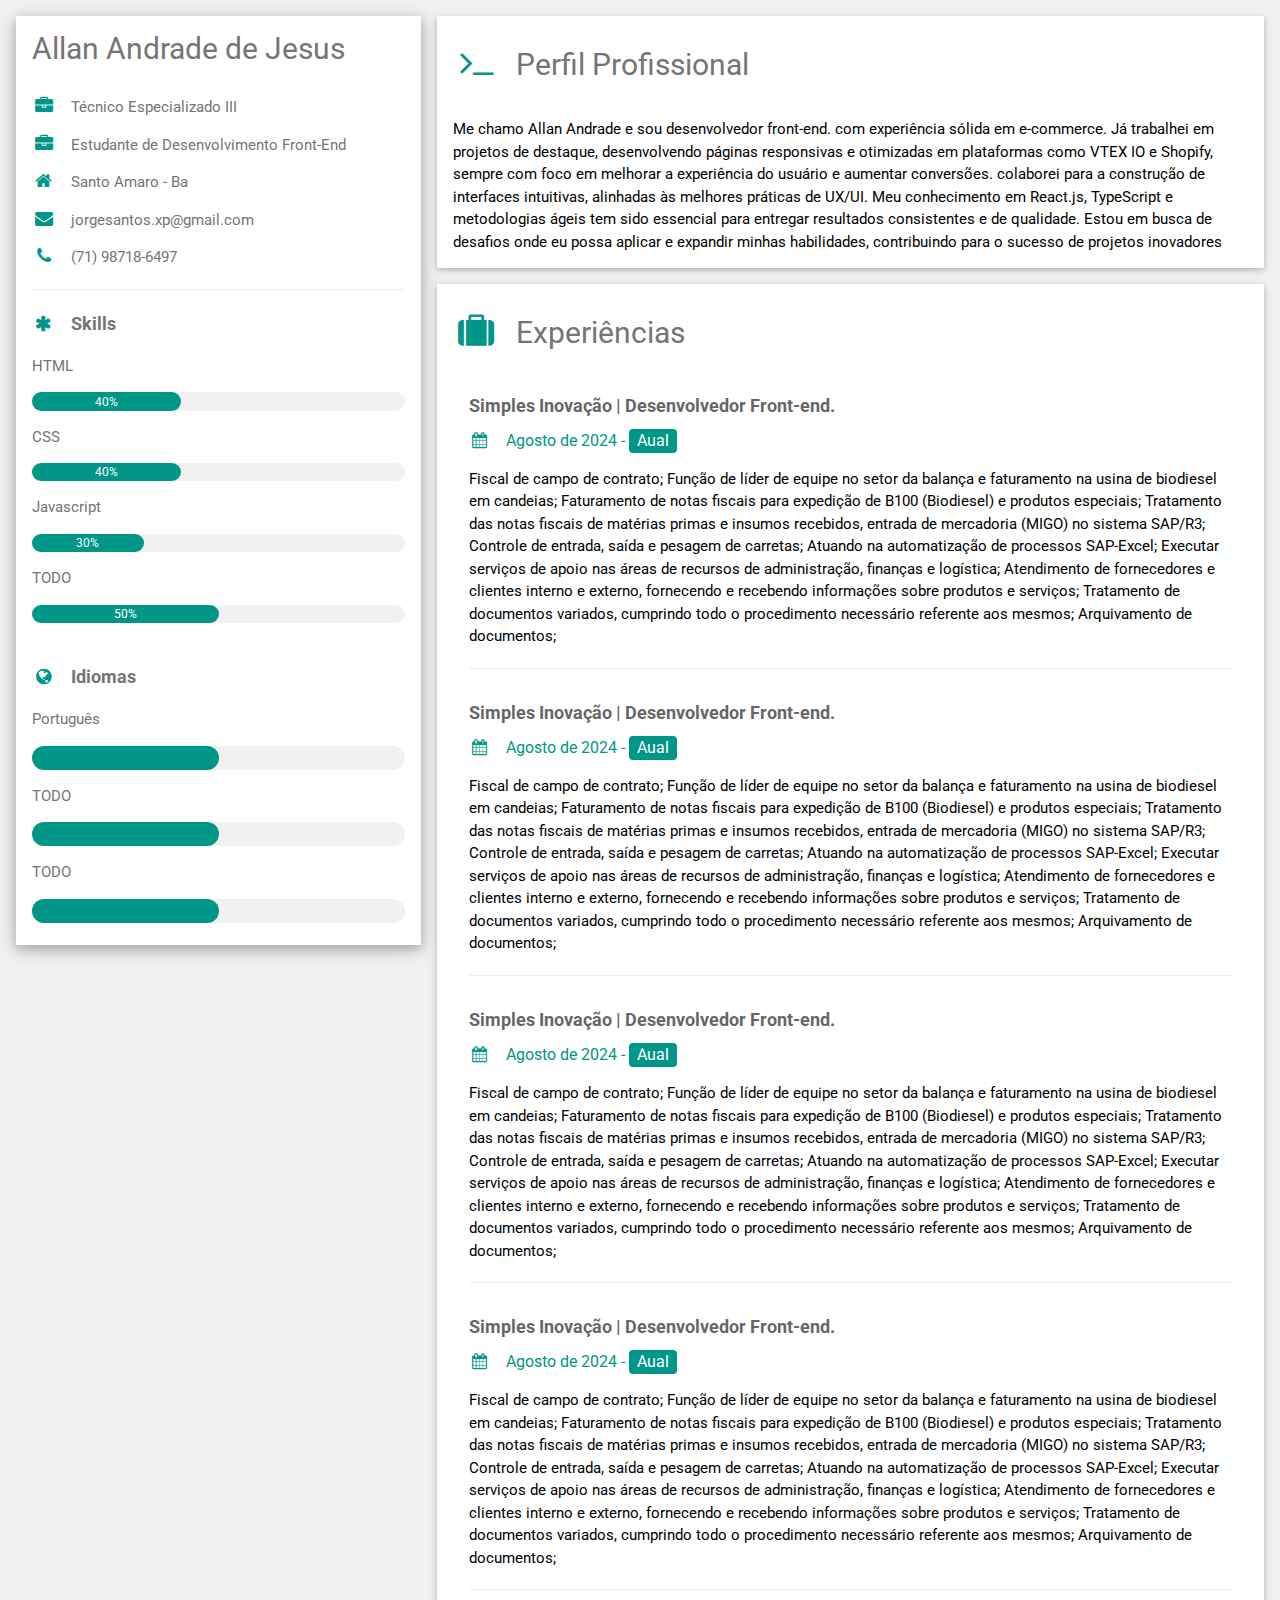
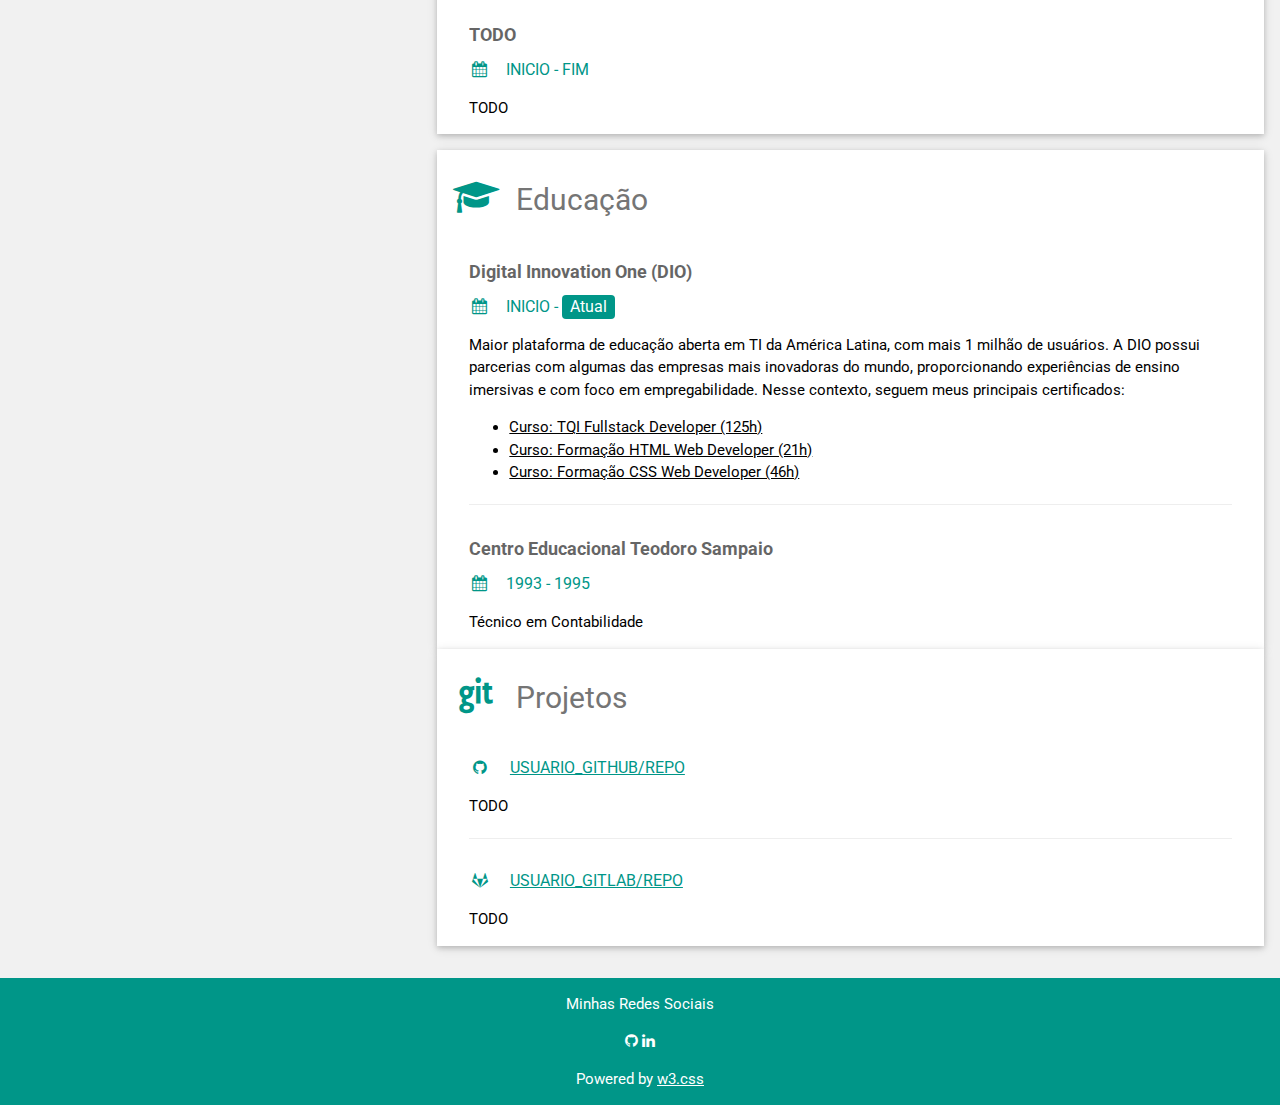
<file: index.html>
<!DOCTYPE html>
<!-- @falvojr: Reference article https://www.w3schools.com/howto/howto_website_create_resume.asp -->
<!-- @falvojr: Useful link to use fontawesome (fa) icons: https://fontawesome.com/v4/icons/ -->
<html lang="pt-BR">

  <head>
    <title>Jorge Santos</title>
    
    <meta http-equiv="Content-Type" content="text/html; charset=UTF-8">
    <meta name="viewport" content="width=device-width, initial-scale=1">
    
    <link rel="stylesheet" href="https://www.w3schools.com/w3css/4/w3.css">
    <link rel='stylesheet' href='https://fonts.googleapis.com/css?family=Roboto'>
    <link rel="stylesheet" href="https://cdnjs.cloudflare.com/ajax/libs/font-awesome/4.7.0/css/font-awesome.min.css">

    <style>
      html,body,h1,h2,h3,h4,h5,h6 {font-family: "Roboto", sans-serif}
    </style>
    
  </head>

  <body class="w3-light-grey" cz-shortcut-listen="true">
  
    <!-- Page Container -->
    <div class="w3-content w3-margin-top" style="max-width:1400px;">
  
      <!-- The Grid -->
      <div class="w3-row-padding">
  
        <!-- Left Column -->
        <div class="w3-third">
  
          <div class="w3-white w3-text-grey w3-card-4">
            <!-- @falvojr: This container has been modified to not use a profile picture. -->
            <div class="w3-container">
              <h2>Allan Andrade de Jesus</h2>
            </div>
            <div class="w3-container">
              <p><i class="fa fa-briefcase fa-fw w3-margin-right w3-large w3-text-teal"></i>Técnico Especializado III</p>
              <p><i class="fa fa-briefcase fa-fw w3-margin-right w3-large w3-text-teal"></i>Estudante de Desenvolvimento Front-End</p>
              <p><i class="fa fa-home fa-fw w3-margin-right w3-large w3-text-teal"></i>Santo Amaro - Ba</p>
              <p><i class="fa fa-envelope fa-fw w3-margin-right w3-large w3-text-teal"></i>jorgesantos.xp@gmail.com</p>
              <p><i class="fa fa-phone fa-fw w3-margin-right w3-large w3-text-teal"></i>(71) 98718-6497</p>
              <hr>
  
              <p class="w3-large">
                <b><i class="fa fa-asterisk fa-fw w3-margin-right w3-text-teal"></i>Skills</b>
              </p>
              <p>HTML</p>
              <div class="w3-light-grey w3-round-xlarge w3-small">
                <div class="w3-container w3-center w3-round-xlarge w3-teal" style="width:40%">40%</div>
              </div>
              <p>CSS</p>
              <div class="w3-light-grey w3-round-xlarge w3-small">
                <div class="w3-container w3-center w3-round-xlarge w3-teal" style="width:40%">40%</div>
              </div>
              <p>Javascript</p>
              <div class="w3-light-grey w3-round-xlarge w3-small">
                <div class="w3-container w3-center w3-round-xlarge w3-teal" style="width:30%">30%</div>
              </div>
              <p>TODO</p>
              <div class="w3-light-grey w3-round-xlarge w3-small">
                <div class="w3-container w3-center w3-round-xlarge w3-teal" style="width:50%">50%</div>
              </div>
              <br>
  
              <p class="w3-large w3-text-theme">
                <b><i class="fa fa-globe fa-fw w3-margin-right w3-text-teal"></i>Idiomas</b>
              </p>
              <p>Português</p>
              <div class="w3-light-grey w3-round-xlarge">
                <div class="w3-round-xlarge w3-teal" style="height:24px;width:50%"></div>
              </div>
              <p>TODO</p>
              <div class="w3-light-grey w3-round-xlarge">
                <div class="w3-round-xlarge w3-teal" style="height:24px;width:50%"></div>
              </div>
              <p>TODO</p>
              <div class="w3-light-grey w3-round-xlarge">
                <div class="w3-round-xlarge w3-teal" style="height:24px;width:50%"></div>
              </div>
              <br>
            </div>
          </div><br>
  
          <!-- End Left Column -->
        </div>
  
        <!-- Right Column -->
        <div class="w3-twothird">
    
          <div class="w3-container w3-card w3-white w3-margin-bottom">
            <h2 class="w3-text-grey w3-padding-16"><i class="fa fa-terminal fa-fw w3-margin-right w3-xxlarge w3-text-teal"></i>Perfil Profissional</h2>
            <p>Me chamo Allan Andrade e sou desenvolvedor front-end. com experiência sólida em e-commerce. Já trabalhei em projetos de destaque, desenvolvendo páginas responsivas e otimizadas em plataformas como VTEX IO e Shopify, sempre com foco em melhorar a experiência do usuário e aumentar conversões.
              colaborei para a construção de interfaces intuitivas, alinhadas às melhores práticas de UX/UI. Meu conhecimento em React.js, TypeScript e metodologias ágeis tem sido essencial para entregar resultados consistentes e de qualidade.
              Estou em busca de desafios onde eu possa aplicar e expandir minhas habilidades, contribuindo para o sucesso de projetos inovadores
              </p>
          </div>

          <div class="w3-container w3-card w3-white w3-margin-bottom">
            <h2 class="w3-text-grey w3-padding-16">
              <i class="fa fa-suitcase fa-fw w3-margin-right w3-xxlarge w3-text-teal"></i>Experiências
            </h2>
            <div class="w3-container">
              <h5 class="w3-opacity"><b>Simples Inovação | Desenvolvedor Front-end.</b></h5>
              <h6 class="w3-text-teal"><i class="fa fa-calendar fa-fw w3-margin-right"></i>Agosto de 2024 - <span class="w3-tag w3-teal w3-round">Aual</span></h6>
              <p>Fiscal de campo de contrato; Função de líder de equipe no setor da balança e faturamento na usina de biodiesel em candeias; Faturamento de notas fiscais para expedição de B100 (Biodiesel) e produtos especiais; Tratamento 
                das notas fiscais de matérias primas e insumos recebidos, entrada de mercadoria (MIGO) no 
                sistema SAP/R3; Controle de entrada, saída e pesagem de carretas; Atuando na automatização de 
                processos SAP-Excel; Executar serviços de apoio nas áreas de recursos de administração, 
                finanças e logística; Atendimento de fornecedores e clientes interno e externo, fornecendo e 
                recebendo informações sobre produtos e serviços; Tratamento de documentos variados, cumprindo 
                todo o procedimento necessário referente aos mesmos; Arquivamento de documentos;</p>
              <hr>
            </div>
            <div class="w3-container">
              <h5 class="w3-opacity"><b>Simples Inovação | Desenvolvedor Front-end.</b></h5>
              <h6 class="w3-text-teal"><i class="fa fa-calendar fa-fw w3-margin-right"></i>Agosto de 2024 - <span class="w3-tag w3-teal w3-round">Aual</span></h6>
              <p>Fiscal de campo de contrato; Função de líder de equipe no setor da balança e faturamento na usina de biodiesel em candeias; Faturamento de notas fiscais para expedição de B100 (Biodiesel) e produtos especiais; Tratamento 
                das notas fiscais de matérias primas e insumos recebidos, entrada de mercadoria (MIGO) no 
                sistema SAP/R3; Controle de entrada, saída e pesagem de carretas; Atuando na automatização de 
                processos SAP-Excel; Executar serviços de apoio nas áreas de recursos de administração, 
                finanças e logística; Atendimento de fornecedores e clientes interno e externo, fornecendo e 
                recebendo informações sobre produtos e serviços; Tratamento de documentos variados, cumprindo 
                todo o procedimento necessário referente aos mesmos; Arquivamento de documentos;</p>
              <hr>
            </div>
            <div class="w3-container">
              <h5 class="w3-opacity"><b>Simples Inovação | Desenvolvedor Front-end.</b></h5>
              <h6 class="w3-text-teal"><i class="fa fa-calendar fa-fw w3-margin-right"></i>Agosto de 2024 - <span class="w3-tag w3-teal w3-round">Aual</span></h6>
              <p>Fiscal de campo de contrato; Função de líder de equipe no setor da balança e faturamento na usina de biodiesel em candeias; Faturamento de notas fiscais para expedição de B100 (Biodiesel) e produtos especiais; Tratamento 
                das notas fiscais de matérias primas e insumos recebidos, entrada de mercadoria (MIGO) no 
                sistema SAP/R3; Controle de entrada, saída e pesagem de carretas; Atuando na automatização de 
                processos SAP-Excel; Executar serviços de apoio nas áreas de recursos de administração, 
                finanças e logística; Atendimento de fornecedores e clientes interno e externo, fornecendo e 
                recebendo informações sobre produtos e serviços; Tratamento de documentos variados, cumprindo 
                todo o procedimento necessário referente aos mesmos; Arquivamento de documentos;</p>
              <hr>
            </div>
            <div class="w3-container">
              <h5 class="w3-opacity"><b>Simples Inovação | Desenvolvedor Front-end.</b></h5>
              <h6 class="w3-text-teal"><i class="fa fa-calendar fa-fw w3-margin-right"></i>Agosto de 2024 - <span class="w3-tag w3-teal w3-round">Aual</span></h6>
              <p>Fiscal de campo de contrato; Função de líder de equipe no setor da balança e faturamento na usina de biodiesel em candeias; Faturamento de notas fiscais para expedição de B100 (Biodiesel) e produtos especiais; Tratamento 
                das notas fiscais de matérias primas e insumos recebidos, entrada de mercadoria (MIGO) no 
                sistema SAP/R3; Controle de entrada, saída e pesagem de carretas; Atuando na automatização de 
                processos SAP-Excel; Executar serviços de apoio nas áreas de recursos de administração, 
                finanças e logística; Atendimento de fornecedores e clientes interno e externo, fornecendo e 
                recebendo informações sobre produtos e serviços; Tratamento de documentos variados, cumprindo 
                todo o procedimento necessário referente aos mesmos; Arquivamento de documentos;</p>
              <hr>
            </div>
            <div class="w3-container">
              <h5 class="w3-opacity"><b>TODO</b></h5>
              <h6 class="w3-text-teal"><i class="fa fa-calendar fa-fw w3-margin-right"></i>INICIO - FIM</h6>
              <p>TODO</p>
            </div>
          </div>
  
          <div class="w3-container w3-card w3-white">
            <h2 class="w3-text-grey w3-padding-16">
              <i class="fa fa-graduation-cap fa-fw w3-margin-right w3-xxlarge w3-text-teal"></i>Educação
            </h2>
            <div class="w3-container">
              <h5 class="w3-opacity"><b>Digital Innovation One (DIO)</b></h5>
              <h6 class="w3-text-teal"><i class="fa fa-calendar fa-fw w3-margin-right"></i>INICIO - <span class="w3-tag w3-teal w3-round">Atual</span></h6>
              <p>
                Maior plataforma de educação aberta em TI da América Latina, com mais 1 milhão de usuários. 
                A DIO possui parcerias com algumas das empresas mais inovadoras do mundo, proporcionando experiências 
                de ensino imersivas e com foco em empregabilidade. Nesse contexto, seguem meus principais certificados:
              </p>
              <ul>
                <li><a href="https://www.dio.me/certificate/6213111D" target="_blank">Curso: TQI Fullstack Developer (125h)</a></li>
                <li><a href="https://www.dio.me/certificate/72361F24" target="_blank">Curso: Formação HTML Web Developer (21h)</a></li>
                <li><a href="https://www.dio.me/certificate/64CE8868" target="_blank">Curso: Formação CSS Web Developer (46h)</a></li>
              </ul>
              <hr>
            </div>
            <div class="w3-container">
              <h5 class="w3-opacity"><b>Centro Educacional Teodoro Sampaio</b></h5>
              <h6 class="w3-text-teal"><i class="fa fa-calendar fa-fw w3-margin-right"></i>1993 - 1995</h6>
              <p>Técnico em Contabilidade</p>
            </div>
          </div>

          <div class="w3-container w3-card w3-white w3-margin-bottom">
            <h2 class="w3-text-grey w3-padding-16">
              <i class="fa fa-git fa-fw w3-margin-right w3-xxlarge w3-text-teal"></i>Projetos
            </h2>
            <div class="w3-container">
              <h6 class="w3-text-teal">
                <i class="fa fa-github fa-fw w3-margin-right"></i>
                <a href="LINK_GITHUB" target="_blank">USUARIO_GITHUB/REPO</a>
              </h6>
              <p>TODO</p>
              <hr>
            </div>
            <div class="w3-container">
              <h6 class="w3-text-teal">
                <i class="fa fa-gitlab fa-fw w3-margin-right"></i>
                <a href="LINK_GITLAB" target="_blank">USUARIO_GITLAB/REPO</a>
              </h6>
              <p>TODO</p>
            </div>
          </div>
  
          <!-- End Right Column -->
        </div>
  
        <!-- End Grid -->
      </div>
  
      <!-- End Page Container -->
    </div>
  
    <footer class="w3-container w3-teal w3-center w3-margin-top">
      <p>Minhas Redes Sociais</p>
      <a href="https://github.com/JorgeSantosxp" target="_blank"><i class="fa fa-github w3-hover-opacity"></i></a>
      <a href="https://www.linkedin.com/in/jorge-santos-41774793" target="_blank"><i class="fa fa-linkedin w3-hover-opacity"></i></a>
      <p>Powered by <a href="https://www.w3schools.com/w3css/default.asp" target="_blank">w3.css</a></p>
    </footer>
  
  </body>

</html>
</file>
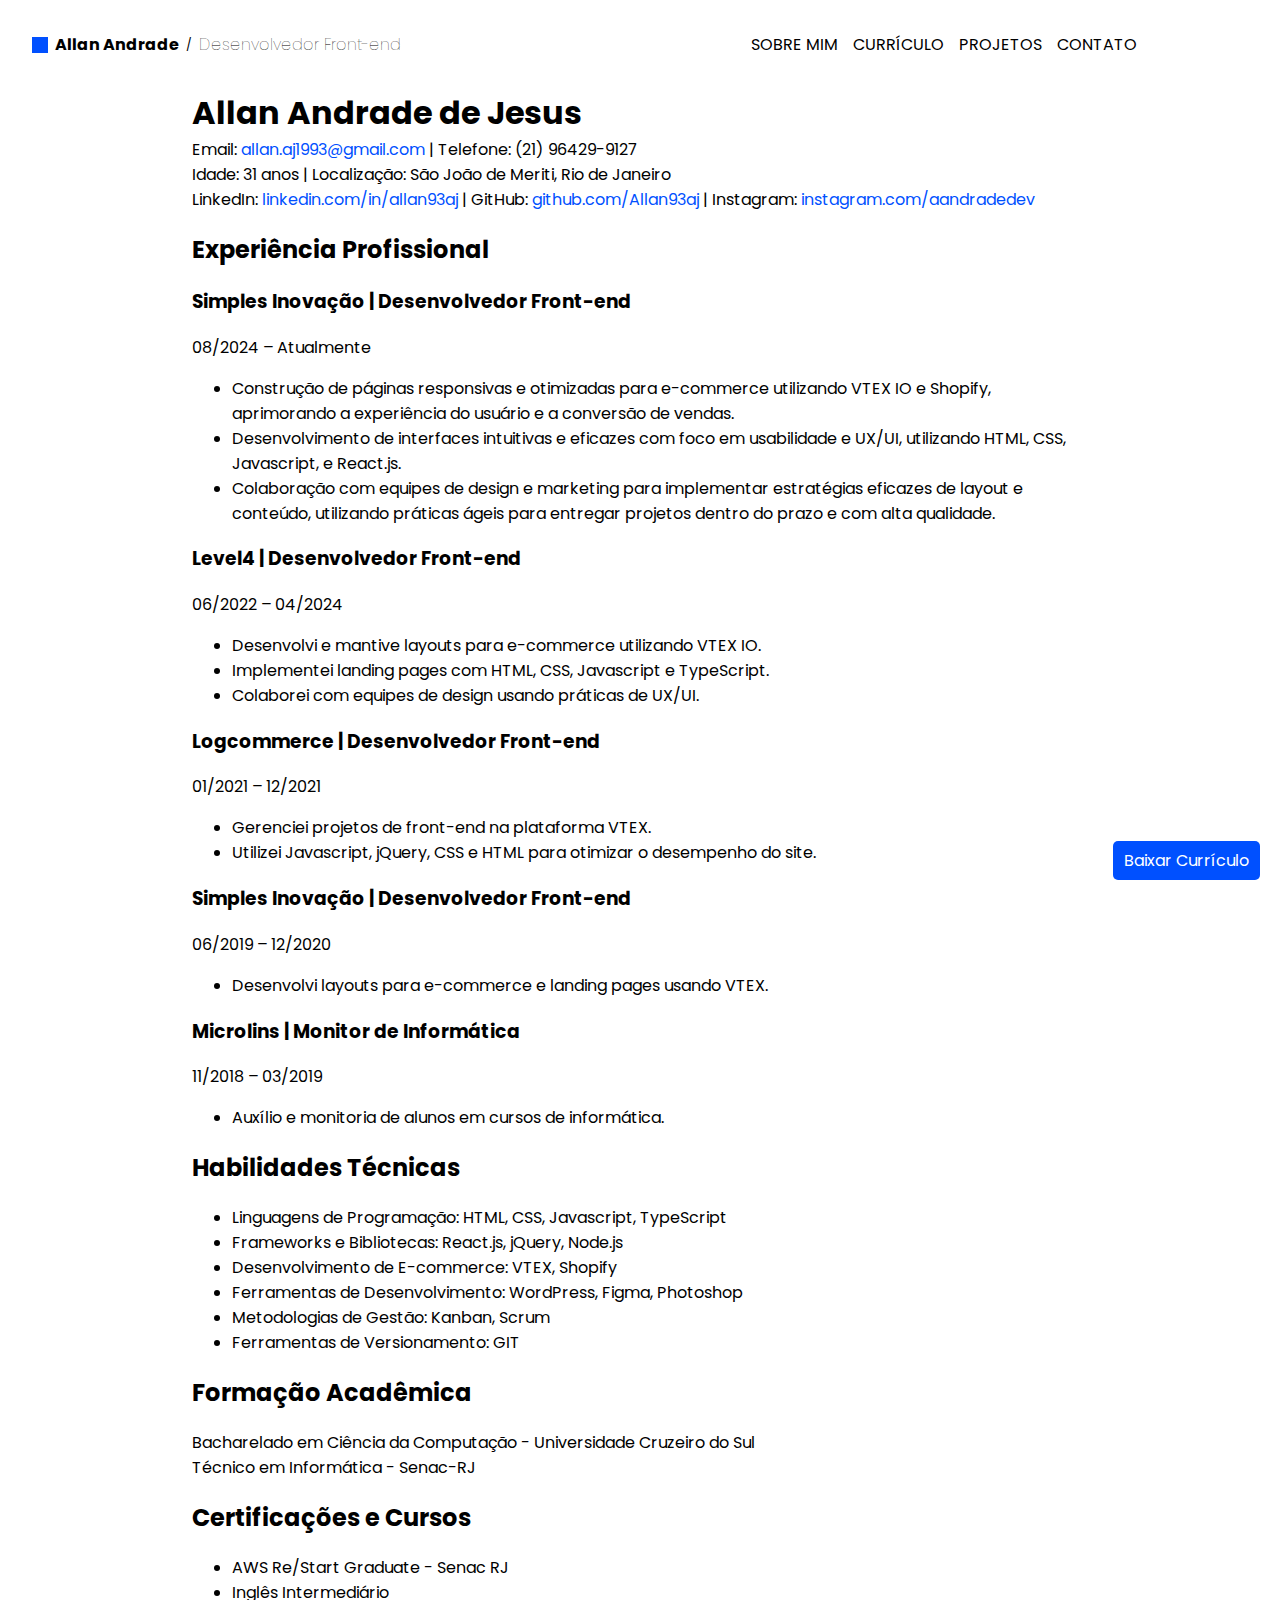
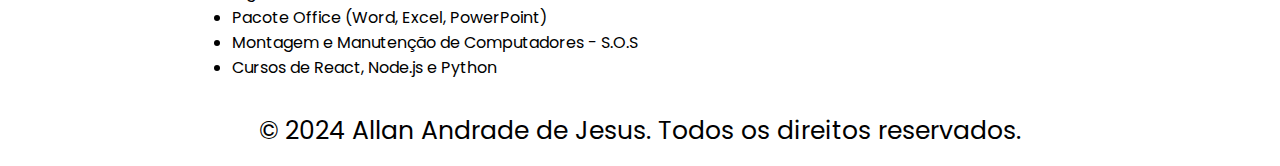
<file: curriculo.html>
<!DOCTYPE html>
<html lang="pt-br">
<head>
    <meta charset="UTF-8">
    <meta name="viewport" content="width=device-width, initial-scale=1.0">
    <title>Currículo - Allan Andrade</title>
    <link rel="stylesheet" href="styles/style.css">
    <link rel="stylesheet" href="/styles/curriculo.css">

</head>
<body>
   <header>
    <div class="container">
        <div class="hd-left">
            <a href="/">
            <div></div>
            <h1>Allan Andrade</h1>
            <span>/</span>
            <h3>Desenvolvedor Front-end</h3>  
        </a>  
        </div>
        <div class="hd-right">
            <nav>
                <ul>
                    <li><a href="/sobre.html">Sobre mim</a></li>
                    <li><a href="/curriculo.html">Currículo</a></li>
                    <li><a href="/projetos.html">Projetos</a></li>
                    <li><a href="/contato.html">Contato</a></li>
                </ul>
            </nav>
        </div>
    </div>
   </header>
   <div class="cabecalho">
    <h1>Allan Andrade de Jesus</h1><a href="curriculo/ALLAN ANDRADE.docx" download class="download-btn">Baixar Currículo</a>
    <p>Email: <a href="mailto:allan.aj1993@gmail.com">allan.aj1993@gmail.com</a> | Telefone: (21) 96429-9127</p>
    <p>Idade: 31 anos | Localização: São João de Meriti, Rio de Janeiro</p> 
    LinkedIn: <a href="https://linkedin.com/in/allan93aj">linkedin.com/in/allan93aj</a> | 
    GitHub: <a href="https://github.com/Allan93aj">github.com/Allan93aj</a> | 
    Instagram: <a href="https://instagram.com/aandradedev">instagram.com/aandradedev</a></p>
    </div>

<main>
    <section>
        <h2>Experiência Profissional</h2>
        <div class="job">
            <h3>Simples Inovação | Desenvolvedor Front-end</h3>
            <p>08/2024 – Atualmente</p>
            <ul>
                <li>Construção de páginas responsivas e otimizadas para e-commerce utilizando VTEX IO e Shopify, aprimorando a experiência do usuário e a conversão de vendas.</li>
                <li>Desenvolvimento de interfaces intuitivas e eficazes com foco em usabilidade e UX/UI, utilizando HTML, CSS, Javascript, e React.js.</li>
                <li> Colaboração com equipes de design e marketing para implementar estratégias eficazes de layout e conteúdo, utilizando práticas ágeis para entregar projetos dentro do prazo e com alta qualidade.</li>
            </ul>
        </div>
        <div class="job">
            <h3>Level4 | Desenvolvedor Front-end</h3>
            <p>06/2022 – 04/2024</p>
            <ul>
                <li>Desenvolvi e mantive layouts para e-commerce utilizando VTEX IO.</li>
                <li>Implementei landing pages com HTML, CSS, Javascript e TypeScript.</li>
                <li>Colaborei com equipes de design usando práticas de UX/UI.</li>
            </ul>
        </div>
        <div class="job">
            <h3>Logcommerce | Desenvolvedor Front-end</h3>
            <p>01/2021 – 12/2021</p>
            <ul>
                <li>Gerenciei projetos de front-end na plataforma VTEX.</li>
                <li>Utilizei Javascript, jQuery, CSS e HTML para otimizar o desempenho do site.</li>
            </ul>
        </div>
        <div class="job">
            <h3>Simples Inovação | Desenvolvedor Front-end</h3>
            <p>06/2019 – 12/2020</p>
            <ul>
                <li>Desenvolvi layouts para e-commerce e landing pages usando VTEX.</li>
            </ul>
        </div>
        <div class="job">
            <h3>Microlins | Monitor de Informática</h3>
            <p>11/2018 – 03/2019</p>
            <ul>
                <li>Auxílio e monitoria de alunos em cursos de informática.</li>
            </ul>
        </div>
    </section>

    <section>
        <h2>Habilidades Técnicas</h2>
        <ul>
            <li>Linguagens de Programação: HTML, CSS, Javascript, TypeScript</li>
            <li>Frameworks e Bibliotecas: React.js, jQuery, Node.js</li>
            <li>Desenvolvimento de E-commerce: VTEX, Shopify</li>
            <li>Ferramentas de Desenvolvimento: WordPress, Figma, Photoshop</li>
            <li>Metodologias de Gestão: Kanban, Scrum</li>
            <li>Ferramentas de Versionamento: GIT</li>
        </ul>
    </section>

    <section>
        <h2>Formação Acadêmica</h2>
        <p>Bacharelado em Ciência da Computação - Universidade Cruzeiro do Sul</p>
        <p>Técnico em Informática - Senac-RJ</p>
    </section>

    <section>
        <h2>Certificações e Cursos</h2>
        <ul>
            <li>AWS Re/Start Graduate - Senac RJ</li>
            <li>Inglês Intermediário</li>
            <li>Pacote Office (Word, Excel, PowerPoint)</li>
            <li>Montagem e Manutenção de Computadores - S.O.S</li>
            <li>Cursos de React, Node.js e Python</li>
        </ul>
    </section>
</main>

<footer>
    <p>© 2024 Allan Andrade de Jesus. Todos os direitos reservados.</p>
</footer>

</body>
</file>
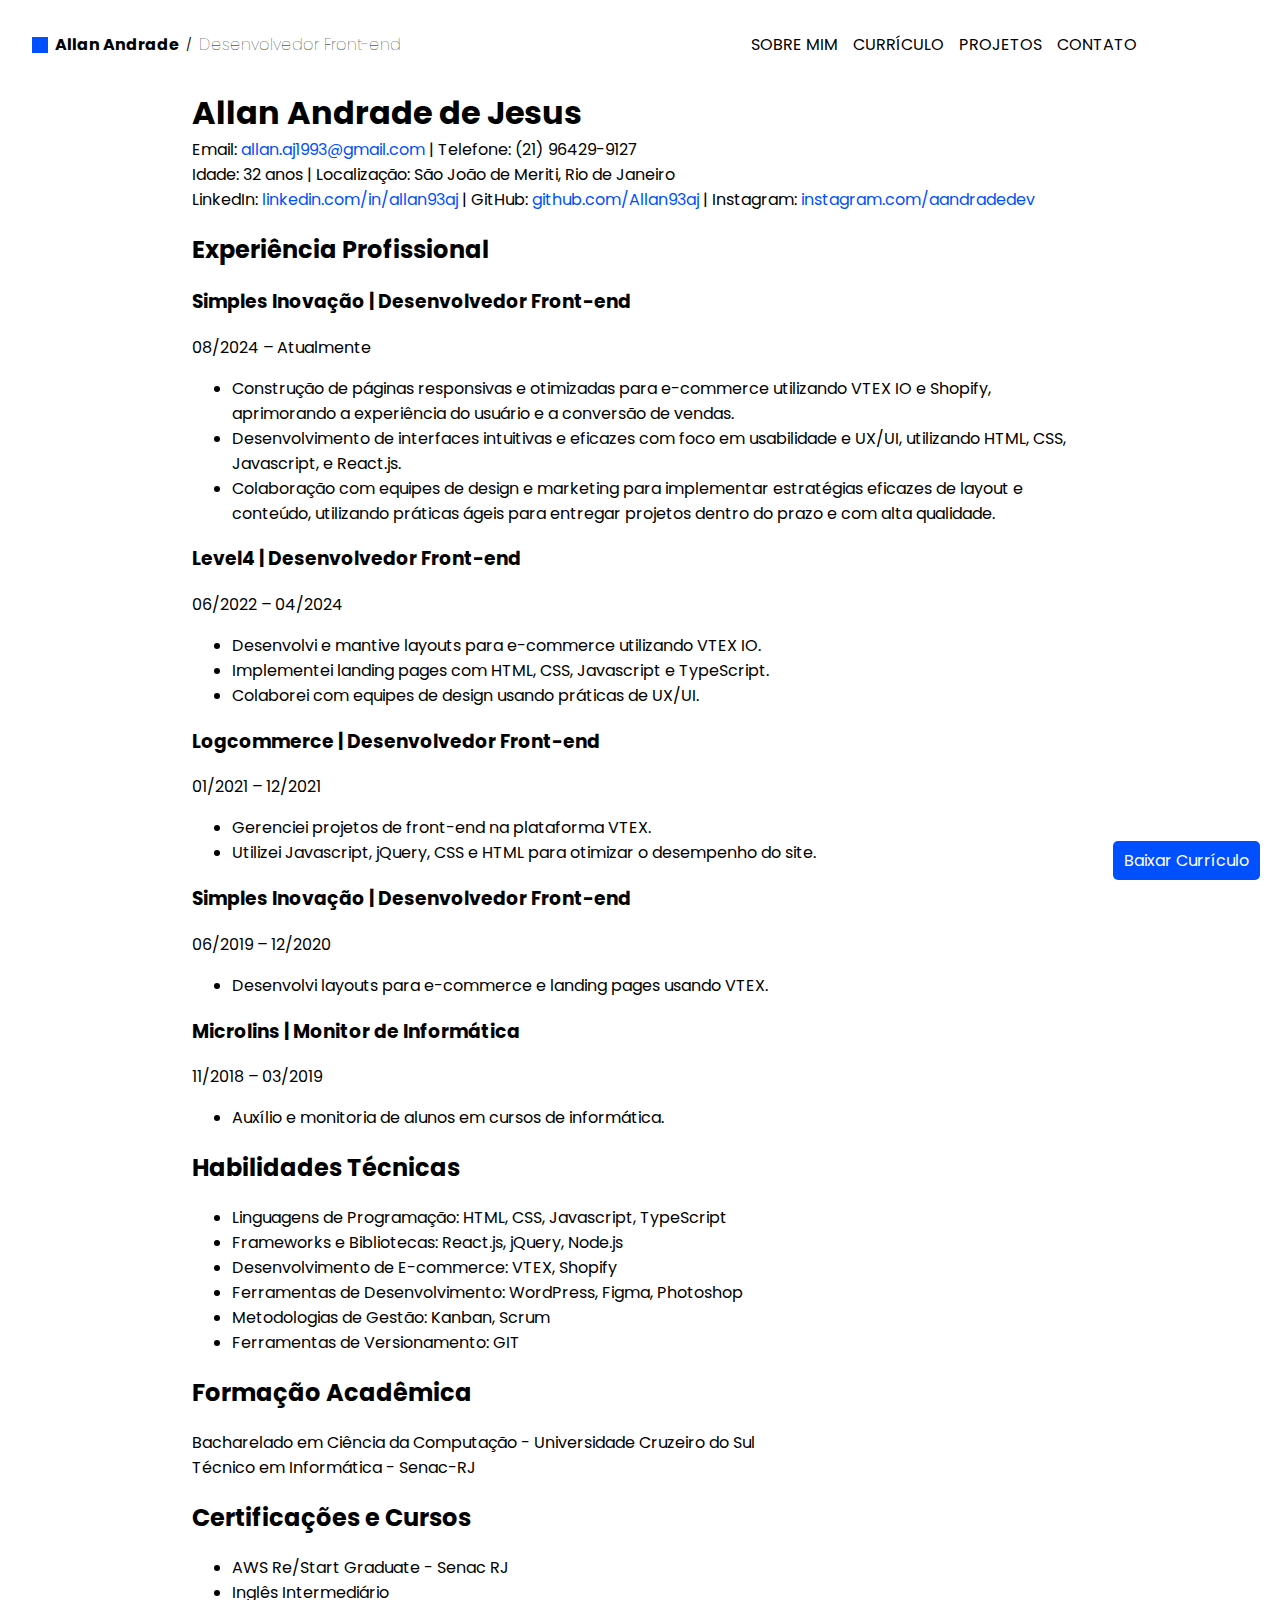
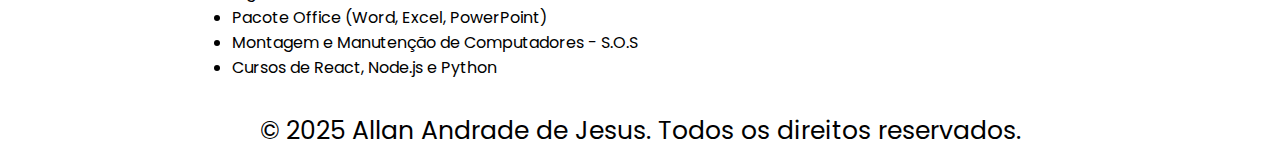
<file: meucurriculo.html>
<!DOCTYPE html>
<html lang="pt-br">
<head>
    <meta charset="UTF-8">
    <meta name="viewport" content="width=device-width, initial-scale=1.0">
    <title>Currículo - Allan Andrade</title>
    <link rel="stylesheet" href="styles/style.css">
    <link rel="stylesheet" href="/styles/curriculo.css">

</head>
<body>
    <header>
        <div class="container">
          <div class="hd-left">
            <a href="/">
              <div></div>
              <h1>Allan Andrade</h1>
              <span>/</span>
              <h3>Desenvolvedor Front-end</h3>
            </a>
          </div>
          <div class="hd-right">
            <nav>
              <ul>
                <li><a href="sobre.html">Sobre mim</a></li>
                <li><a href="/meucurriculo.html">Currículo</a></li>
                <li><a href="/projetos.html">Projetos</a></li>
                <li><a href="/contato.html">Contato</a></li>
              </ul>
            </nav>
            <div class="hamburger" id="hamburger">
              <div></div>
              <div></div>
              <div></div>
            </div>
          </div>
        </div>
        <div class="mobile-menu" id="mobileMenu">
          <ul>
            <li><a href="sobre.html">Sobre mim</a></li>
            <li><a href="/meucurriculo.html">Currículo</a></li>
            <li><a href="/projetos.html">Projetos</a></li>
            <li><a href="/contato.html">Contato</a></li>
          </ul>
        </div>
      </header>
      
   <div class="cabecalho">
    <h1>Allan Andrade de Jesus</h1><a href="curriculo/ALLAN ANDRADE.docx" download class="download-btn">Baixar Currículo</a>
    <p>Email: <a href="mailto:allan.aj1993@gmail.com">allan.aj1993@gmail.com</a> | Telefone: (21) 96429-9127</p>
    <p>Idade: 32 anos | Localização: São João de Meriti, Rio de Janeiro</p> 
    LinkedIn: <a href="https://linkedin.com/in/allan93aj">linkedin.com/in/allan93aj</a> | 
    GitHub: <a href="https://github.com/Allan93aj">github.com/Allan93aj</a> | 
    Instagram: <a href="https://instagram.com/aandradedev">instagram.com/aandradedev</a></p>
    </div>

<main>
    <section>
        <h2>Experiência Profissional</h2>
        <div class="job">
            <h3>Simples Inovação | Desenvolvedor Front-end</h3>
            <p>08/2024 – Atualmente</p>
            <ul>
                <li>Construção de páginas responsivas e otimizadas para e-commerce utilizando VTEX IO e Shopify, aprimorando a experiência do usuário e a conversão de vendas.</li>
                <li>Desenvolvimento de interfaces intuitivas e eficazes com foco em usabilidade e UX/UI, utilizando HTML, CSS, Javascript, e React.js.</li>
                <li> Colaboração com equipes de design e marketing para implementar estratégias eficazes de layout e conteúdo, utilizando práticas ágeis para entregar projetos dentro do prazo e com alta qualidade.</li>
            </ul>
        </div>
        <div class="job">
            <h3>Level4 | Desenvolvedor Front-end</h3>
            <p>06/2022 – 04/2024</p>
            <ul>
                <li>Desenvolvi e mantive layouts para e-commerce utilizando VTEX IO.</li>
                <li>Implementei landing pages com HTML, CSS, Javascript e TypeScript.</li>
                <li>Colaborei com equipes de design usando práticas de UX/UI.</li>
            </ul>
        </div>
        <div class="job">
            <h3>Logcommerce | Desenvolvedor Front-end</h3>
            <p>01/2021 – 12/2021</p>
            <ul>
                <li>Gerenciei projetos de front-end na plataforma VTEX.</li>
                <li>Utilizei Javascript, jQuery, CSS e HTML para otimizar o desempenho do site.</li>
            </ul>
        </div>
        <div class="job">
            <h3>Simples Inovação | Desenvolvedor Front-end</h3>
            <p>06/2019 – 12/2020</p>
            <ul>
                <li>Desenvolvi layouts para e-commerce e landing pages usando VTEX.</li>
            </ul>
        </div>
        <div class="job">
            <h3>Microlins | Monitor de Informática</h3>
            <p>11/2018 – 03/2019</p>
            <ul>
                <li>Auxílio e monitoria de alunos em cursos de informática.</li>
            </ul>
        </div>
    </section>

    <section>
        <h2>Habilidades Técnicas</h2>
        <ul>
            <li>Linguagens de Programação: HTML, CSS, Javascript, TypeScript</li>
            <li>Frameworks e Bibliotecas: React.js, jQuery, Node.js</li>
            <li>Desenvolvimento de E-commerce: VTEX, Shopify</li>
            <li>Ferramentas de Desenvolvimento: WordPress, Figma, Photoshop</li>
            <li>Metodologias de Gestão: Kanban, Scrum</li>
            <li>Ferramentas de Versionamento: GIT</li>
        </ul>
    </section>

    <section>
        <h2>Formação Acadêmica</h2>
        <p>Bacharelado em Ciência da Computação - Universidade Cruzeiro do Sul</p>
        <p>Técnico em Informática - Senac-RJ</p>
    </section>

    <section>
        <h2>Certificações e Cursos</h2>
        <ul>
            <li>AWS Re/Start Graduate - Senac RJ</li>
            <li>Inglês Intermediário</li>
            <li>Pacote Office (Word, Excel, PowerPoint)</li>
            <li>Montagem e Manutenção de Computadores - S.O.S</li>
            <li>Cursos de React, Node.js e Python</li>
        </ul>
    </section>
</main>

<footer>
    <p>© 2025 Allan Andrade de Jesus. Todos os direitos reservados.</p>
</footer>

</body>
</file>
<file: styles/style.css>
@import url('https://fonts.googleapis.com/css2?family=Poppins:wght@300;400;600&display=swap');

body {
    font-family: 'Poppins', sans-serif;
    margin: 0;
    padding: 0;
    background: #fff;
    color: #000;
    overflow-x: hidden;
}

header{
    padding: 2rem;
    max-width: 1440px;
    margin: 0 auto;
}

header .container{
    display: flex;
}

header .hd-left{
    display: flex;
    align-items: center;
    gap: 7px;
    width: 50%;
}

header .hd-left a{
    display: flex;
    align-items: center;
    gap: 7px;
    text-decoration: none;
    color: #000;
}

header .hd-left div{
    width: 16px;
    height: 16px;
    background: #0050FF;
}
header .hd-left h1{
    margin: 0;
    font-size: 1rem;
}
header .hd-left span{
    font-size: 12px;
}

header .hd-left h3{
    margin: 0;
    font-size: 1rem;
    font-weight: 100;
}

header .hd-right{
    width: 50%;
}

header .hd-right ul{
    list-style: none;
    display: flex;
    align-items: center;
    justify-content: center;
    gap: 15px;
    text-transform: uppercase;
    margin: 0;
    padding: 0;
}
header .hd-right ul a{
    color: #000;
    text-decoration: none;
}
header .hd-right ul a:hover{
    color: #0050FF;
}

/* MAIN */

main .container{
    position: relative;
}

main .container .wallpaper{
    width: 40%;
    height: 100%;
    background: #E6DACE;
    position: absolute;
    top: 0;
    left: 0;
    z-index: 0;
}

main .mn{
    display: flex;
    justify-content: center;
    z-index: 3;
    position: relative;
    padding: 20px;
    max-width: 1000px;
    margin: 0 auto;
}

main .mycard-left{
    width: 50%;
    text-align: center;
    display: flex;
    flex-direction: column;
    align-items: center;
    gap: 30px;
    background: #F4ECE6;
    border-radius: 16px;
    box-shadow: -4px 0px 15px -9px #999;
    justify-content: flex-start;
}

main .mycard-left .myimg{
    width: 100%;
    padding: 20px;
}
main .mycard-left .myimg img{
    width: 90%;
    height: 100%;
    border-radius: 50%;
}
main .mycard-left h1{
    margin: 0;
    background: #F4ECE6;
    line-height: 30px;
    font-size: 60px;

}
main .mycard-left span{
    background: #0050FF;
    height: 5px;
    width: 50px;
    display: block;
    border-radius: 10px;
}
main .mycard-left h3{
    font-weight: 100;
    letter-spacing: 2px;
    background: #F4ECE6;
    margin: 0;
    font-size: 24px;
}

main .mycard-left .socials{
    gap: 20px;
    display: flex;
    align-items: center;
    background: #fff;
    width: 100%;
    justify-content: center;
    padding: 10px 0;
    border-radius: 0 0 16px 16px;
}

main .mycard-left .socials a{
text-decoration: none;
}

main .mycard-left .socials a img{
    width: 30px;
    height: 30px;
}

main .mycard-right{
    width: 50%;
    padding: 20px;
}
main .mycard-right h1{
    font-size: 4rem;
    margin-top: 0;
}
main .mycard-right .mycard-btn{
    display: flex;
    gap: 10px;

}
main .mycard-right .mycard-btn .crc{
    padding: 10px 20px;
    background: #0050FF;
    color: #fff;
    border: none;
    border-radius: 16px;
    text-transform: uppercase;
    width: 50%;
    cursor: pointer;
    text-decoration: none;
    text-align: center;
}
main .mycard-right .mycard-btn .crc:hover{
    background: #fff;
    color: #0050FF;
    border: 1px solid #0050FF;
    cursor: pointer;
}
main .mycard-right .mycard-btn .pjt{
    padding: 10px 20px;
    background: #fff;
    color: #000;
    border: none;
    border-radius: 16px;
    text-transform: uppercase;
    width: 50%;
    border: 1px solid #000;
    cursor: pointer;
    text-decoration: none;
    text-align: center;  
}
main .mycard-right .mycard-btn .pjt:hover{
    background: #0050FF;
    color: #fff;
    border: 1px solid #0050FF;
    cursor: pointer;
}
main .mycard-right p{
    text-align: left;
    word-wrap: break-word;
    font-weight: 100;
    letter-spacing: 2px;
    font-size: 25px;
}

/* FOOTER*/
footer{
    text-align: center;
    padding: 1rem;
    font-size: 14px;
}

footer p{
    font-size: 25px; 
}

  

  
      
      
  
      
@media screen and (min-width: 769px) {

    #mobileMenu{
        display: none;
    } 
}
      


/* Responsive styles */
@media screen and (max-width: 768px) {

    header{
        padding: 1rem;
    }

    header .hd-left{
        width: 80%;
    }

    header .hd-left a{
        display: grid;
        grid-template-columns: 23px 270px;
        grid-template-rows: 20px 0 20px;
        gap: 0; 
    }

    header .hd-left div{
        grid-column: 1;
        grid-row: 2;
    }

    header .hd-left h1{
        grid-column: 2;
    }

    header .hd-left span{
        display: none;
    }

    header .hd-left h3{
        grid-row: 3;
        grid-column: 2;
    }


    header .hd-right{
        width: 20%;
        display: flex;
        align-items: center;
        justify-content: center;
    }

    /* Hamburger menu styles */
    .hamburger {
        display: none;
        flex-direction: column;
        gap: 5px;
        cursor: pointer;
      }
  
    .hamburger div {
        width: 25px;
        height: 3px;
        background-color: #000;
      }

      .mobile-menu {
        display: none;
        position: fixed;
        top: 0;
        left: -100%;
        width: 250px;
        height: 100%;
        background-color: #333;
        padding: 2rem 1rem;
        box-shadow: 2px 0 5px rgba(0, 0, 0, 0.5);
        transition: left 0.3s ease;
      }
  
      .mobile-menu ul {
        list-style: none;
      }
  
      .mobile-menu ul li {
        margin-bottom: 1rem;
      }
  
      .mobile-menu ul li a {
        text-decoration: none;
        color: #fff;
        font-size: 1.2rem;
        transition: color 0.3s ease;
      }
  
      .mobile-menu ul li a:hover {
        color: #00bcd4;
      }
  
      .mobile-menu.active {
        left: 0;
        display: block;
        z-index: 10;
      }

    .hd-right nav {
      display: none;
    }

    .hamburger {
      display: flex;
    }

    main .container .wallpaper{
        width: 100%;
    }

    main .mn{
        display: flex;
    flex-direction: column
    }

    main .mycard-left{
        gap: 15px;
        width: 100%;
    }

    main .mycard-right{
        width: 100%;
        padding: 0;
        text-align: center;
    }

    main .mycard-right h1{
        display: none;
    }
    
    main .mycard-right .mycard-btn{
        margin-top: 20px;
    }
    main .mycard-right p{
        text-align: center;
    }


  }
</file>
<file: styles/curriculo.css>
.cabecalho, main{
    max-width: 70%;
    margin: 0 auto;
}

h1, p{
    margin: 0;
}

a{
    color: #0050FF;
    text-decoration: none;
}

.download-btn {
    display: inline-block;
    margin: 20px 0;
    padding: 7px 11px;
    background-color: #0050FF;
    color: white;
    text-decoration: none;
    border-radius: 5px;
    transition: background-color 0.3s;
    position: fixed;
    right: 20px;
    bottom: 0;

}

.download-btn:hover {
    background-color: #021f5f;
}
</file>
